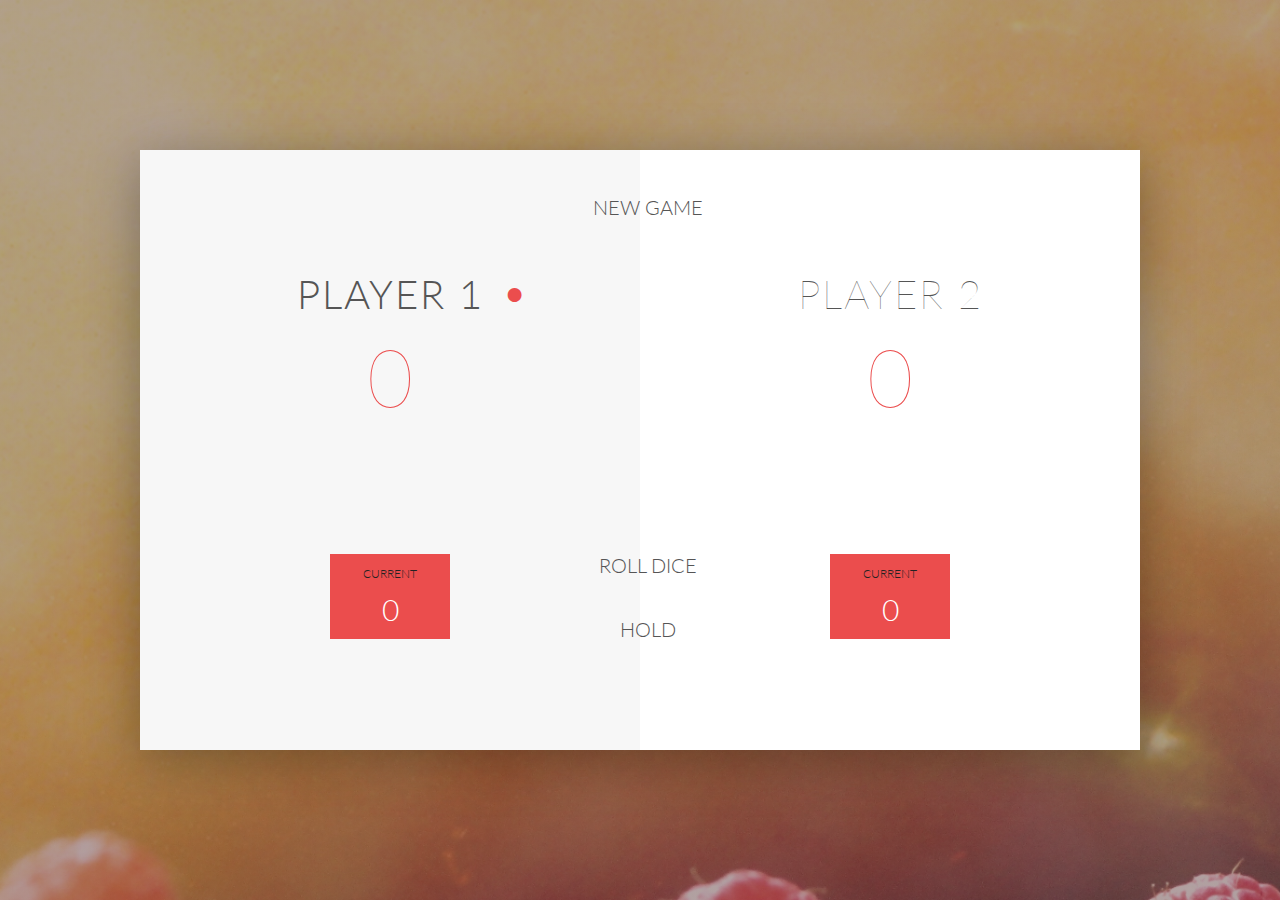
<file: index.html>
<!DOCTYPE html>
<html lang="en">
    <head>
        <meta charset="UTF-8">
        <link href="https://fonts.googleapis.com/css?family=Lato:100,300,600" rel="stylesheet" type="text/css">
        <link href="http://code.ionicframework.com/ionicons/2.0.1/css/ionicons.min.css" rel="stylesheet" type="text/css">
        <link type="text/css" rel="stylesheet" href="style.css">
        <link rel="icon" href="C:\Users\ASUS\Desktop\Web Development\Pig Game\fav\favicon.ico">
        <title>Pig Game</title>
    </head>

    <body>
        <div class="wrapper clearfix">
            <div class="player-0-panel active">
                <div class="player-name" id="name-0">Player 1</div>
                <div class="player-score" id="score-0">45</div>
                <div class="player-current-box">
                    <div class="player-current-label">Current</div>
                    <div class="player-current-score" id="current-0">15</div>
                </div>
            </div>

            <div class="player-1-panel">
                <div class="player-name" id="name-1">Player 2</div>
                <div class="player-score" id="score-1">75</div>
                <div class="player-current-box">
                    <div class="player-current-label">Current</div>
                    <div class="player-current-score" id="current-1">25</div>
                </div>
            </div>

            <button class="btn-new"><i class="ion-ios-plus-outline"></i>New game</button>
            <button class="btn-roll"><i class="ion-ios-loop"></i>Roll dice</button>
            <button class="btn-hold"><i class="ion-ios-download-outline"></i>Hold</button>

            <img src="dice-5.png" alt="Dice" class="dice">
        </div>

        <script src="app.js"></script>
    </body>
</html>
</file>
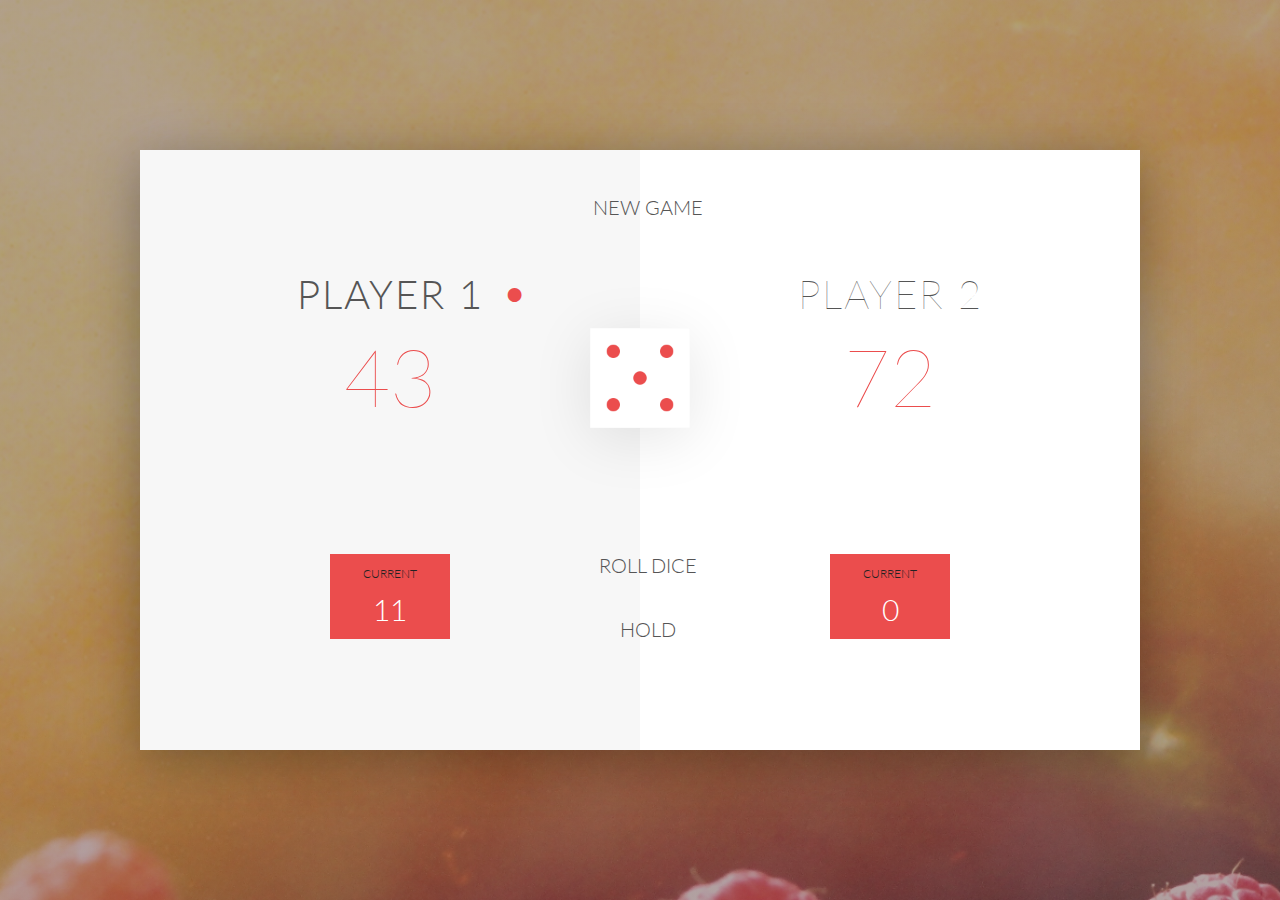
<file: Pig Game/index.html>
<!DOCTYPE html>
<html lang="en">
    <head>
        <meta charset="UTF-8">
        <link href="https://fonts.googleapis.com/css?family=Lato:100,300,600" rel="stylesheet" type="text/css">
        <link href="http://code.ionicframework.com/ionicons/2.0.1/css/ionicons.min.css" rel="stylesheet" type="text/css">
        <link type="text/css" rel="stylesheet" href="style.css">
        <link rel="icon" href="C:\Users\ASUS\Desktop\Web Development\Pig Game\fav\favicon.ico">
        <title>Pig Game</title>
    </head>

    <body>
        <div class="wrapper clearfix">
            <div class="player-0-panel active">
                <div class="player-name" id="name-0">Player 1</div>
                <div class="player-score" id="score-0">43</div>
                <div class="player-current-box">
                    <div class="player-current-label">Current</div>
                    <div class="player-current-score" id="current-0">11</div>
                </div>
            </div>

            <div class="player-1-panel">
                <div class="player-name" id="name-1">Player 2</div>
                <div class="player-score" id="score-1">72</div>
                <div class="player-current-box">
                    <div class="player-current-label">Current</div>
                    <div class="player-current-score" id="current-1">0</div>
                </div>
            </div>

            <button class="btn-new"><i class="ion-ios-plus-outline"></i>New game</button>
            <button class="btn-roll"><i class="ion-ios-loop"></i>Roll dice</button>
            <button class="btn-hold"><i class="ion-ios-download-outline"></i>Hold</button>

            <img src="dice-5.png" alt="Dice" class="dice">
        </div>

        <script src="C:\Users\ASUS\Desktop\Web Development\Pig Game\app.js"></script>
    </body>
</html>
</file>
<file: style.css>
*
{
    margin: 0;
    padding: 0;
    box-sizing: border-box;

}

.clearfix::after
{
    content: "";
    display: table;
    clear: both;
}

body
{
    background-image: linear-gradient(rgba(62, 20, 20, 0.4), rgba(62, 20, 20, 0.4)), url(back.jpg);
    background-size: cover;
    background-position: center;
    font-family: Lato;
    font-weight: 300;
    position: relative;
    height: 100vh;
    color: #555;
}

.wrapper
{
    width: 1000px;
    position: absolute;
    top: 50%;
    left: 50%;
    transform: translate(-50%, -50%);
    background-color: #fff;
    box-shadow: 0px 10px 50px rgba(0, 0, 0, 0.3);
    overflow: hidden;
}

.player-0-panel,.player-1-panel
{
    width: 50%;
    float: left;
    height: 600px;
    padding: 100px;
}



/**********************************************
*** PLAYERS
**********************************************/

.player-name
{
    font-size: 40px;
    text-align: center;
    text-transform: uppercase;
    letter-spacing: 2px;
    font-weight: 100;
    margin-top: 20px;
    margin-bottom: 10px;
    position: relative;
}

.player-score
{
    text-align: center;
    font-size: 80px;
    font-weight: 100;
    color: #EB4D4D;
    margin-bottom: 130px;
}

.active { background-color: #f7f7f7; }
.active .player-name { font-weight: 300; }

.active .player-name::after
{
    content: "\2022";
    font-size: 47px;
    position: absolute;
    color: #EB4D4D;
    top: -7px;
    right: 10px;

}

.player-current-box
{
    background-color: #EB4D4D;
    color: #fff;
    width: 40%;
    margin: 0 auto;
    padding: 12px;
    text-align: center;
}

.player-current-label
{
    text-transform: uppercase;
    margin-bottom: 10px;
    font-size: 12px;
    color: #222;
}

.player-current-score
{
    font-size: 30px;
}

button
 {
    position: absolute;
    width: 200px;
    left: 50%;
    transform: translateX(-50%);
    color: #555;
    background: none;
    border: none;
    font-family: Lato;
    font-size: 20px;
    text-transform: uppercase;
    cursor: pointer;
    font-weight: 300;
    transition: background-color 0.3s, color 0.3s;
}

button:hover { font-weight: 600; }
button:hover i { margin-right: 20px; }

button:focus
{
    outline: none;
}

i
{
    color: #EB4D4D;
    display: inline-block;
    margin-right: 15px;
    font-size: 32px;
    line-height: 1;
    vertical-align: text-top;
    margin-top: -4px;
    transition: margin 0.3s;
}

.btn-new { top: 45px;}
.btn-roll { top: 403px;}
.btn-hold { top: 467px;}

.dice
{
    position: absolute;
    left: 50%;
    top: 178px;
    transform: translateX(-50%);
    height: 100px;
    box-shadow: 0px 10px 60px rgba(0, 0, 0, 0.10);
}

.winner { background-color: #f7f7f7; }
.winner .player-name { font-weight: 300; color: #EB4D4D; }
</file>
<file: Pig Game/style.css>
*
{
    margin: 0;
    padding: 0;
    box-sizing: border-box;

}

.clearfix::after
{
    content: "";
    display: table;
    clear: both;
}

body
{
    background-image: linear-gradient(rgba(62, 20, 20, 0.4), rgba(62, 20, 20, 0.4)), url(back.jpg);
    background-size: cover;
    background-position: center;
    font-family: Lato;
    font-weight: 300;
    position: relative;
    height: 100vh;
    color: #555;
}

.wrapper
{
    width: 1000px;
    position: absolute;
    top: 50%;
    left: 50%;
    transform: translate(-50%, -50%);
    background-color: #fff;
    box-shadow: 0px 10px 50px rgba(0, 0, 0, 0.3);
    overflow: hidden;
}

.player-0-panel,.player-1-panel
{
    width: 50%;
    float: left;
    height: 600px;
    padding: 100px;
}



/**********************************************
*** PLAYERS
**********************************************/

.player-name
{
    font-size: 40px;
    text-align: center;
    text-transform: uppercase;
    letter-spacing: 2px;
    font-weight: 100;
    margin-top: 20px;
    margin-bottom: 10px;
    position: relative;
}

.player-score
{
    text-align: center;
    font-size: 80px;
    font-weight: 100;
    color: #EB4D4D;
    margin-bottom: 130px;
}

.active { background-color: #f7f7f7; }
.active .player-name { font-weight: 300; }

.active .player-name::after
{
    content: "\2022";
    font-size: 47px;
    position: absolute;
    color: #EB4D4D;
    top: -7px;
    right: 10px;

}

.player-current-box
{
    background-color: #EB4D4D;
    color: #fff;
    width: 40%;
    margin: 0 auto;
    padding: 12px;
    text-align: center;
}

.player-current-label
{
    text-transform: uppercase;
    margin-bottom: 10px;
    font-size: 12px;
    color: #222;
}

.player-current-score
{
    font-size: 30px;
}

button
 {
    position: absolute;
    width: 200px;
    left: 50%;
    transform: translateX(-50%);
    color: #555;
    background: none;
    border: none;
    font-family: Lato;
    font-size: 20px;
    text-transform: uppercase;
    cursor: pointer;
    font-weight: 300;
    transition: background-color 0.3s, color 0.3s;
}

button:hover { font-weight: 600; }
button:hover i { margin-right: 20px; }

button:focus
{
    outline: none;
}

i
{
    color: #EB4D4D;
    display: inline-block;
    margin-right: 15px;
    font-size: 32px;
    line-height: 1;
    vertical-align: text-top;
    margin-top: -4px;
    transition: margin 0.3s;
}

.btn-new { top: 45px;}
.btn-roll { top: 403px;}
.btn-hold { top: 467px;}

.dice
{
    position: absolute;
    left: 50%;
    top: 178px;
    transform: translateX(-50%);
    height: 100px;
    box-shadow: 0px 10px 60px rgba(0, 0, 0, 0.10);
}

.winner { background-color: #f7f7f7; }
.winner .player-name { font-weight: 300; color: #EB4D4D; }
</file>
